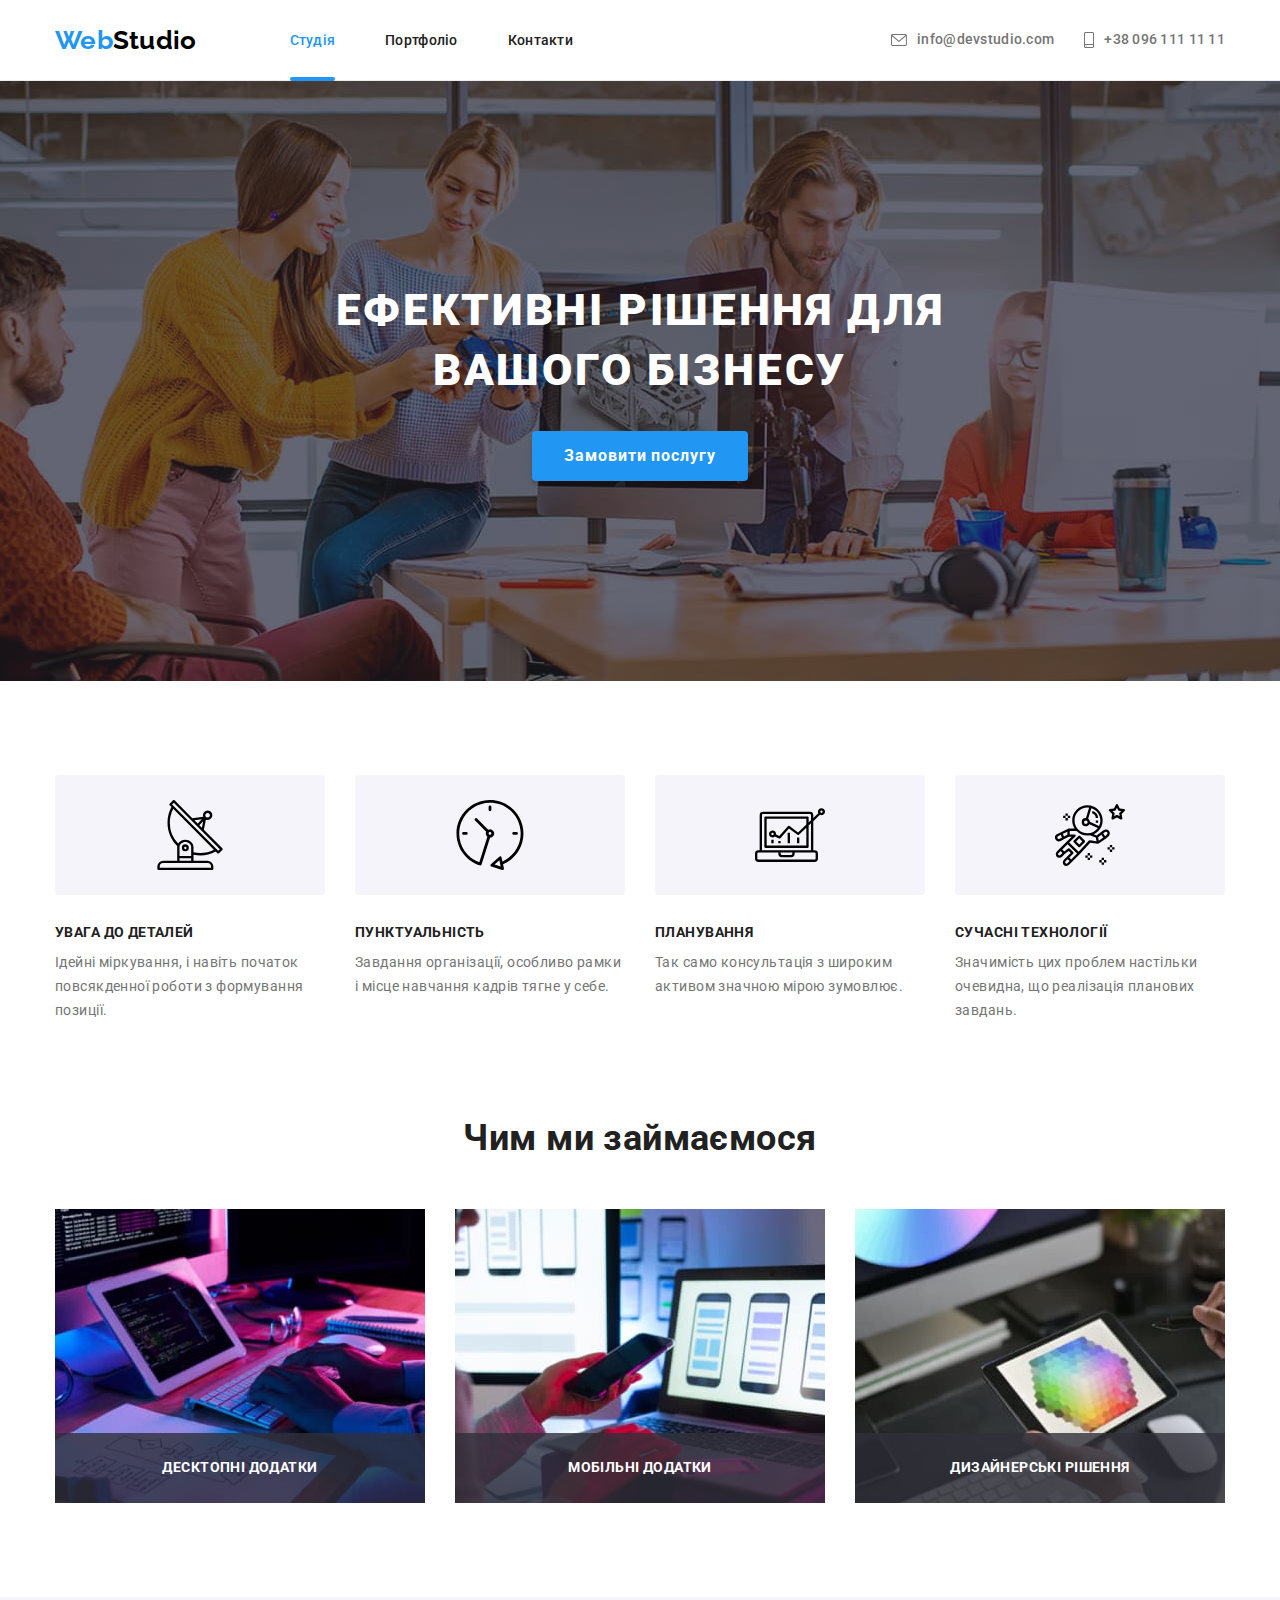
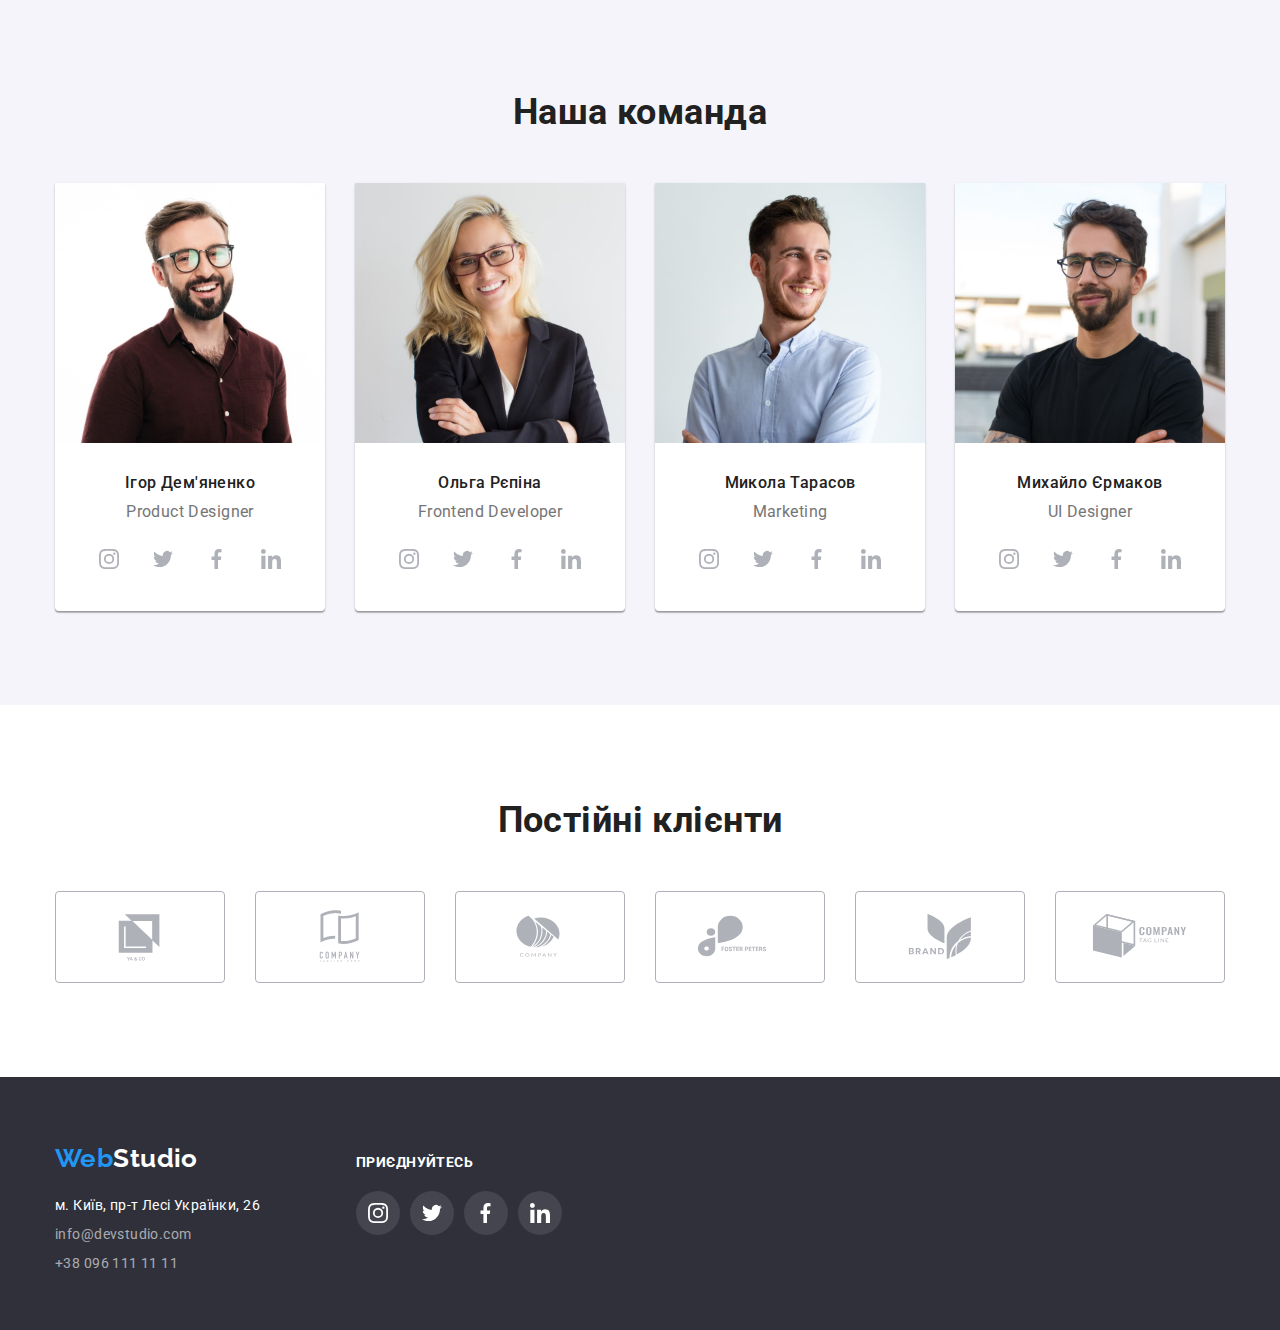
<file: index.html>
<!DOCTYPE html>
<html lang="uk">
  <head>
    <meta charset="UTF-8" />
    <meta http-equiv="X-UA-Compatible" content="IE=edge" />
    <meta name="viewport" content="width=device-width, initial-scale=1.0" />
    <title>WebStudio</title>
    <link rel="preconnect" href="https://fonts.googleapis.com" />
    <link rel="preconnect" href="https://fonts.gstatic.com" crossorigin />
    <link
      href="https://fonts.googleapis.com/css2?family=Raleway:wght@700&family=Roboto:wght@400;500;700;900&display=swap"
      rel="stylesheet"
    />
    <link
      rel="stylesheet"
      href="https://cdnjs.cloudflare.com/ajax/libs/modern-normalize/1.0.0/modern-normalize.min.css"
    />
    <link rel="stylesheet" href="./css/styles.css" />
  </head>
  <body>
    <header class="page-header">
      <div class="header-container container-main">
        <nav class="header-nav">
          <a lang="en" href="./index.html" class="header-logo logo link"
            >Web<span>Studio</span></a
          >
          <ul class="nav-list">
            <li>
              <a href="./index.html" class="nav-link link current">Студія</a>
            </li>
            <li>
              <a href="./portfolio.html" class="nav-link link">Портфоліо</a>
            </li>
            <li>
              <a href="" class="nav-link link">Контакти</a>
            </li>
          </ul>
        </nav>
        <ul class="contacts-list">
          <li>
            <a href="mailto:info@devstudio.com" class="header-contacts link">
              <svg class="contacts-icon" width="16" height="12">
                <use href="./images/icons.svg#icon-envelope"></use>
              </svg>
              info@devstudio.com
            </a>
          </li>
          <li>
            <a href="tel:+380961111111" class="header-contacts link">
              <svg class="contacts-icon" width="10" height="16">
                <use href="./images/icons.svg#icon-smartphone"></use>
              </svg>
              +38 096 111 11 11
            </a>
          </li>
        </ul>
      </div>
    </header>
    <main>
      <section class="hero">
        <h1 class="hero-title">Ефективні рішення для<br />вашого бізнесу</h1>
        <button type="button" class="primary-button btn" data-modal-open>
          Замовити послугу
        </button>
      </section>
      <section class="features section">
        <div class="features-container container-main">
          <h2 class="hidden">Наші переваги</h2>
          <ul class="features-list">
            <li>
              <div class="features-icons">
                <svg class="features-icons-item">
                  <use href="./images/icons.svg#icon-antenna"></use>
                </svg>
              </div>
              <h3 class="features-subtitle">УВАГА ДО ДЕТАЛЕЙ</h3>
              <p class="features-description">
                Ідейні міркування, і навіть початок повсякденної роботи з
                формування позиції.
              </p>
            </li>
            <li>
              <div class="features-icons">
                <svg class="features-icons-item">
                  <use href="./images/icons.svg#icon-clock"></use>
                </svg>
              </div>
              <h3 class="features-subtitle">ПУНКТУАЛЬНІСТЬ</h3>
              <p class="features-description">
                Завдання організації, особливо рамки і місце навчання кадрів
                тягне у себе.
              </p>
            </li>
            <li>
              <div class="features-icons">
                <svg class="features-icons-item">
                  <use href="./images/icons.svg#icon-diagram"></use>
                </svg>
              </div>
              <h3 class="features-subtitle">ПЛАНУВАННЯ</h3>
              <p class="features-description">
                Так само консультація з широким активом значною мірою зумовлює.
              </p>
            </li>
            <li>
              <div class="features-icons">
                <svg class="features-icons-item">
                  <use href="./images/icons.svg#icon-astronaut"></use>
                </svg>
              </div>
              <h3 class="features-subtitle">СУЧАСНІ ТЕХНОЛОГІЇ</h3>
              <p class="features-description">
                Значимість цих проблем настільки очевидна, що реалізація
                планових завдань.
              </p>
            </li>
          </ul>
        </div>
      </section>
      <section class="activities section">
        <div class="activities-container container-main">
          <h2 class="section-title">Чим ми займаємося</h2>
          <ul class="activities-list">
            <li>
              <img
                src="./images/activity-1.jpg"
                alt="Людина працює за комп'ютером"
                width="370"
                height="294"
              />
              <p class="activities-text">Десктопні додатки</p>
            </li>
            <li>
              <img
                src="./images/activity-2.jpg"
                alt="Людина за ноутбуком та з телефоном в руці"
                width="370"
                height="294"
              />
              <p class="activities-text">Мобільні додатки</p>
            </li>
            <li>
              <img
                src="./images/activity-3.jpg"
                alt="Людина з планшетом"
                width="370"
                height="294"
              />
              <p class="activities-text">Дизайнерські рішення</p>
            </li>
          </ul>
        </div>
      </section>
      <section class="team section">
        <div class="activities-container container-main">
          <h2 class="section-title">Наша команда</h2>
          <ul class="team-list">
            <li>
              <img
                src="./images/team-1.jpg"
                alt="Дизайнер в окулярах посміхається"
                width="270"
                height="260"
              />
              <h3 class="team-subtitle">Ігор Дем'яненко</h3>
              <p class="team-description" lang="en">Product Designer</p>

              <ul class="team-social-list">
                <li>
                  <a class="team-social-link link" href="">
                    <svg class="team-social-icon">
                      <use href="./images/icons.svg#icon-instagram"></use>
                    </svg>
                  </a>
                </li>

                <li>
                  <a class="team-social-link link" href="">
                    <svg class="team-social-icon">
                      <use href="./images/icons.svg#icon-twitter"></use>
                    </svg>
                  </a>
                </li>

                <li>
                  <a class="team-social-link link" href="">
                    <svg class="team-social-icon">
                      <use href="./images/icons.svg#icon-facebook"></use>
                    </svg>
                  </a>
                </li>

                <li>
                  <a class="team-social-link link" href="">
                    <svg class="team-social-icon">
                      <use href="./images/icons.svg#icon-linkedin"></use>
                    </svg>
                  </a>
                </li>
              </ul>
            </li>
            <li>
              <img
                src="./images/team-2.jpg"
                alt="Розробник в окулярах посміхається"
                width="270"
                height="260"
              />
              <h3 class="team-subtitle">Ольга Рєпіна</h3>
              <p class="team-description" lang="en">Frontend Developer</p>

              <ul class="team-social-list">
                <li>
                  <a class="team-social-link link" href="">
                    <svg class="team-social-icon">
                      <use href="./images/icons.svg#icon-instagram"></use>
                    </svg>
                  </a>
                </li>

                <li>
                  <a class="team-social-link link" href="">
                    <svg class="team-social-icon">
                      <use href="./images/icons.svg#icon-twitter"></use>
                    </svg>
                  </a>
                </li>

                <li>
                  <a class="team-social-link link" href="">
                    <svg class="team-social-icon">
                      <use href="./images/icons.svg#icon-facebook"></use>
                    </svg>
                  </a>
                </li>

                <li>
                  <a class="team-social-link link" href="">
                    <svg class="team-social-icon">
                      <use href="./images/icons.svg#icon-linkedin"></use>
                    </svg>
                  </a>
                </li>
              </ul>
            </li>
            <li>
              <img
                src="./images/team-3.jpg"
                alt="Маркетолог посміхається"
                width="270"
                height="260"
              />
              <h3 class="team-subtitle">Микола Тарасов</h3>
              <p class="team-description" lang="en">Marketing</p>

              <ul class="team-social-list">
                <li>
                  <a class="team-social-link link" href="">
                    <svg class="team-social-icon">
                      <use href="./images/icons.svg#icon-instagram"></use>
                    </svg>
                  </a>
                </li>

                <li>
                  <a class="team-social-link link" href="">
                    <svg class="team-social-icon">
                      <use href="./images/icons.svg#icon-twitter"></use>
                    </svg>
                  </a>
                </li>

                <li>
                  <a class="team-social-link link" href="">
                    <svg class="team-social-icon">
                      <use href="./images/icons.svg#icon-facebook"></use>
                    </svg>
                  </a>
                </li>

                <li>
                  <a class="team-social-link link" href="">
                    <svg class="team-social-icon">
                      <use href="./images/icons.svg#icon-linkedin"></use>
                    </svg>
                  </a>
                </li>
              </ul>
            </li>
            <li>
              <img
                src="./images/team-4.jpg"
                alt="Веб-дизайнер в окулярах"
                width="270"
                height="260"
              />
              <h3 class="team-subtitle">Михайло Єрмаков</h3>
              <p class="team-description" lang="en">UI Designer</p>

              <ul class="team-social-list">
                <li>
                  <a class="team-social-link link" href="">
                    <svg class="team-social-icon">
                      <use href="./images/icons.svg#icon-instagram"></use>
                    </svg>
                  </a>
                </li>

                <li>
                  <a class="team-social-link link" href="">
                    <svg class="team-social-icon">
                      <use href="./images/icons.svg#icon-twitter"></use>
                    </svg>
                  </a>
                </li>

                <li>
                  <a class="team-social-link link" href="">
                    <svg class="team-social-icon">
                      <use href="./images/icons.svg#icon-facebook"></use>
                    </svg>
                  </a>
                </li>

                <li>
                  <a class="team-social-link link" href="">
                    <svg class="team-social-icon">
                      <use href="./images/icons.svg#icon-linkedin"></use>
                    </svg>
                  </a>
                </li>
              </ul>
            </li>
          </ul>
        </div>
      </section>
      <section class="clients section">
        <div class="clients-container container-main">
          <h2 class="clients-title">Постійні клієнти</h2>
          <ul class="clients-list">
            <li>
              <a class="clients-link link" href="">
                <svg class="clients-icon">
                  <use href="./images/icons.svg#icon-company-1"></use>
                </svg>
              </a>
            </li>

            <li>
              <a class="clients-link link" href="">
                <svg class="clients-icon">
                  <use href="./images/icons.svg#icon-company-2"></use>
                </svg>
              </a>
            </li>

            <li>
              <a class="clients-link link" href="">
                <svg class="clients-icon">
                  <use href="./images/icons.svg#icon-company-3"></use>
                </svg>
              </a>
            </li>

            <li>
              <a class="clients-link link" href="">
                <svg class="clients-icon">
                  <use href="./images/icons.svg#icon-company-4"></use>
                </svg>
              </a>
            </li>

            <li>
              <a class="clients-link link" href="">
                <svg class="clients-icon">
                  <use href="./images/icons.svg#icon-company-5"></use>
                </svg>
              </a>
            </li>

            <li>
              <a class="clients-link link" href="">
                <svg class="clients-icon">
                  <use href="./images/icons.svg#icon-company-6"></use>
                </svg>
              </a>
            </li>
          </ul>
        </div>
      </section>
    </main>
    <footer class="page-footer">
      <div class="footer-container container-main">
        <div class="footer-data">
          <a lang="en" href="./index.html" class="footer-logo logo link"
            >Web<span>Studio</span></a
          >
          <address class="footer-address">
            <ul class="address-list">
              <li>
                <a
                  class="map-link link"
                  href="https://www.google.pl/maps/place/%D0%B1%D1%83%D0%BB.+%D0%9B%D0%B5%D1%81%D0%B8+%D0%A3%D0%BA%D1%80%D0%B0%D0%B8%D0%BD%D0%BA%D0%B8,+26,+%D0%9A%D0%B8%D0%B5%D0%B2,+%D0%A3%D0%BA%D1%80%D0%B0%D0%B8%D0%BD%D0%B0,+02000/@50.4265841,30.5361971,17z/data=!3m1!4b1!4m5!3m4!1s0x40d4cf0e033ecbe9:0x57a4dffefec77da0!8m2!3d50.4265807!4d30.5383859?hl=ru&authuser=0"
                  target="_blank"
                  rel="noopener noreferrer nofollow"
                  >м. Київ, пр-т Лесі Українки, 26</a
                >
              </li>
              <li>
                <a href="mailto:info@devstudio.com" class="contacts-link link"
                  >info@devstudio.com</a
                >
              </li>
              <li>
                <a href="tel:+380961111111" class="contacts-link link"
                  >+38 096 111 11 11</a
                >
              </li>
            </ul>
          </address>
        </div>
        <div class="footer-social">
          <p class="footer-social-text">Приєднуйтесь</p>
          <ul class="footer-social-list">
            <li>
              <a class="footer-social-link" href="">
                <svg class="footer-social-icon">
                  <use href="./images/icons.svg#icon-instagram"></use>
                </svg>
              </a>
            </li>

            <li>
              <a class="footer-social-link" href="">
                <svg class="footer-social-icon">
                  <use href="./images/icons.svg#icon-twitter"></use>
                </svg>
              </a>
            </li>

            <li>
              <a class="footer-social-link" href="">
                <svg class="footer-social-icon">
                  <use href="./images/icons.svg#icon-facebook"></use>
                </svg>
              </a>
            </li>

            <li>
              <a class="footer-social-link" href="">
                <svg class="footer-social-icon">
                  <use href="./images/icons.svg#icon-linkedin"></use>
                </svg>
              </a>
            </li>
          </ul>
        </div>
      </div>
    </footer>
    <div class="backdrop is-hidden" data-modal>
      <div class="modal">
        <button type="button" class="modal-close-btn" data-modal-close>
          <svg class="close-btn-icon" width="11" height="11">
            <use href="./images/icons.svg#icon-close"></use>
          </svg>
        </button>
      </div>
    </div>
    <script src="./js/modal.js"></script>
  </body>
</html>
</file>
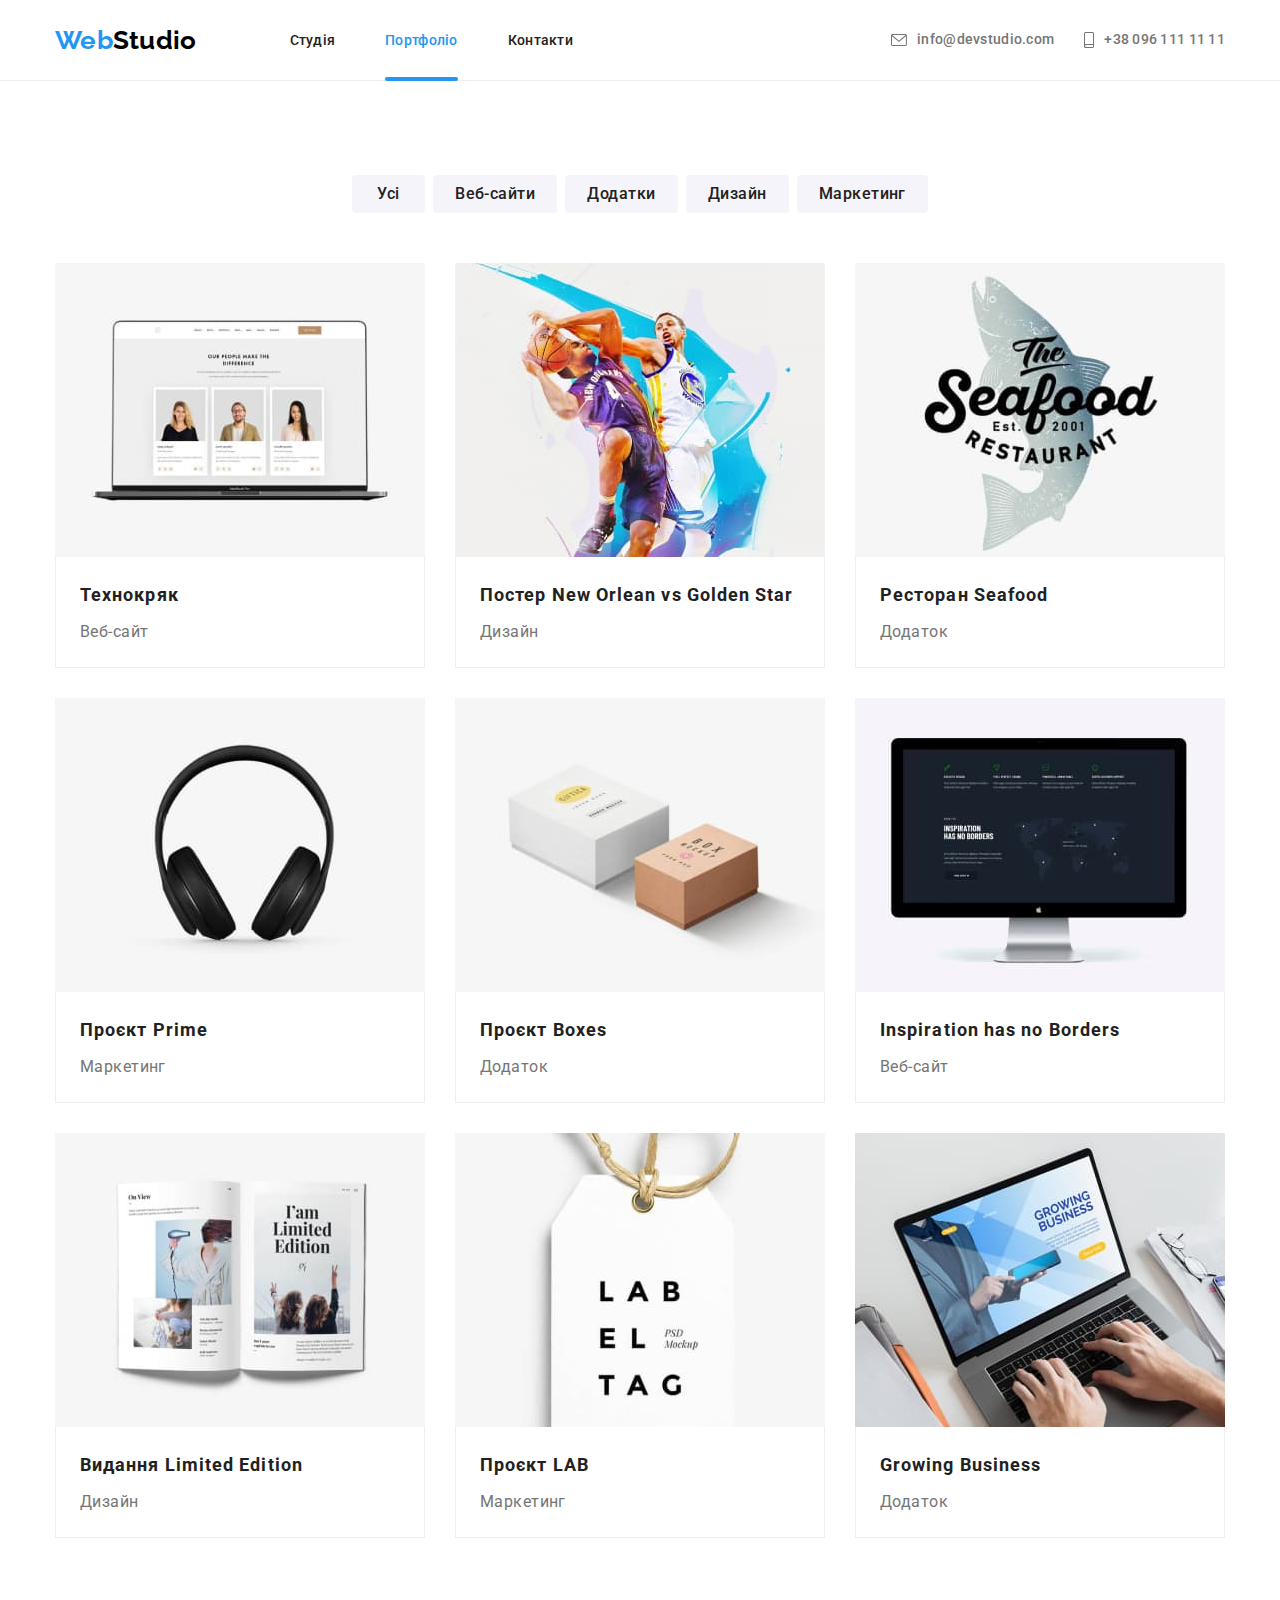
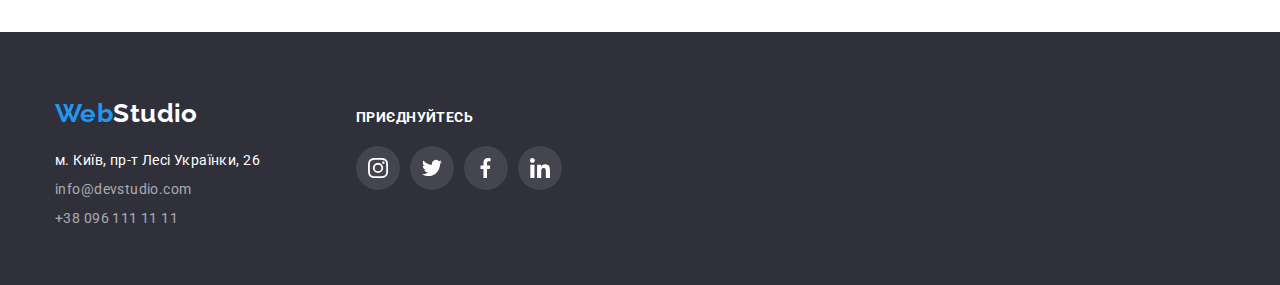
<file: portfolio.html>
<!DOCTYPE html>
<html lang="uk">
  <head>
    <meta charset="UTF-8" />
    <meta http-equiv="X-UA-Compatible" content="IE=edge" />
    <meta name="viewport" content="width=device-width, initial-scale=1.0" />
    <title>WebStudio</title>
    <link rel="preconnect" href="https://fonts.googleapis.com" />
    <link rel="preconnect" href="https://fonts.gstatic.com" crossorigin />
    <link
      href="https://fonts.googleapis.com/css2?family=Raleway:wght@700&family=Roboto:wght@400;500;700;900&display=swap"
      rel="stylesheet"
    />
    <link
      rel="stylesheet"
      href="https://cdnjs.cloudflare.com/ajax/libs/modern-normalize/1.0.0/modern-normalize.min.css"
    />
    <link rel="stylesheet" href="./css/styles.css" />
  </head>
  <body>
    <header class="page-header">
      <div class="header-container container-main">
        <nav class="header-nav">
          <a lang="en" href="./index.html" class="header-logo logo link"
            >Web<span>Studio</span></a
          >
          <ul class="nav-list">
            <li class="nav-list-item">
              <a href="./index.html" class="nav-link link">Студія</a>
            </li>
            <li class="nav-list-item">
              <a href="./portfolio.html" class="nav-link link current"
                >Портфоліо</a
              >
            </li>
            <li class="nav-list-item">
              <a href="" class="nav-link link">Контакти</a>
            </li>
          </ul>
        </nav>
        <ul class="contacts-list">
          <li>
            <a href="mailto:info@devstudio.com" class="header-contacts link">
              <svg class="contacts-icon" width="16" height="12">
                <use href="./images/icons.svg#icon-envelope"></use>
              </svg>
              info@devstudio.com
            </a>
          </li>
          <li>
            <a href="tel:+380961111111" class="header-contacts link">
              <svg class="contacts-icon" width="10" height="16">
                <use href="./images/icons.svg#icon-smartphone"></use>
              </svg>
              +38 096 111 11 11
            </a>
          </li>
        </ul>
      </div>
    </header>
    <main>
      <section class="portfolio section">
        <div class="portfolio-container container-main">
          <h1 class="hidden">Приклади робіт</h1>
          <ul class="portfolio-list-btn">
            <li>
              <button class="portfolio-btn btn" type="button">Усі</button>
            </li>
            <li>
              <button class="portfolio-btn btn" type="button">Веб-сайти</button>
            </li>
            <li>
              <button class="portfolio-btn btn" type="button">Додатки</button>
            </li>
            <li>
              <button class="portfolio-btn btn" type="button">Дизайн</button>
            </li>
            <li>
              <button class="portfolio-btn btn" type="button">Маркетинг</button>
            </li>
          </ul>
          <ul class="portfolio-list-projects">
            <li>
              <a href="" class="projects-link link">
                <div class="projects-img-overlay">
                  <img
                    src="./images/portfolio-1.jpg"
                    alt="Ноутбук с відкритим проєктом"
                    width="370"
                    height="294"
                  />
                  <div class="projects-overlay">
                    <p>
                      Ресурс пропонує комплексні пропозиції з різним рівнем
                      функціоналу та сервісів. Все це дозволить відвідувачу
                      отримати вичерпні відомості про компанію чи приватну
                      особу.
                    </p>
                  </div>
                </div>
                <div class="projects-title-description">
                  <h2 class="projects-title">Технокряк</h2>
                  <p class="projects-description">Веб-сайт</p>
                </div>
              </a>
            </li>
            <li>
              <a href="" class="projects-link link">
                <div class="projects-img-overlay">
                  <img
                    src="./images/portfolio-2.jpg"
                    alt="Два баскетболісти з м'ячем"
                    width="370"
                    height="294"
                  />
                  <div class="projects-overlay">
                    <p>
                      Ресурс пропонує комплексні пропозиції з різним рівнем
                      функціоналу та сервісів. Все це дозволить відвідувачу
                      отримати вичерпні відомості про компанію чи приватну
                      особу.
                    </p>
                  </div>
                </div>
                <div class="projects-title-description">
                  <h2 lang="en" class="projects-title">
                    Постер New Orlean vs Golden Star
                  </h2>
                  <p class="projects-description">Дизайн</p>
                </div>
              </a>
            </li>
            <li>
              <a href="" class="projects-link link">
                <div class="projects-img-overlay">
                  <img
                    src="./images/portfolio-3.jpg"
                    alt="Логотип Ресторану Seafood"
                    width="370"
                    height="294"
                  />
                  <div class="projects-overlay">
                    <p>
                      Ресурс пропонує комплексні пропозиції з різним рівнем
                      функціоналу та сервісів. Все це дозволить відвідувачу
                      отримати вичерпні відомості про компанію чи приватну
                      особу.
                    </p>
                  </div>
                </div>
                <div class="projects-title-description">
                  <h2 class="projects-title">Ресторан Seafood</h2>
                  <p class="projects-description">Додаток</p>
                </div>
              </a>
            </li>
            <li>
              <a href="" class="projects-link link">
                <div class="projects-img-overlay">
                  <img
                    src="./images/portfolio-4.jpg"
                    alt="Навушники"
                    width="370"
                    height="294"
                  />
                  <div class="projects-overlay">
                    <p>
                      Ресурс пропонує комплексні пропозиції з різним рівнем
                      функціоналу та сервісів. Все це дозволить відвідувачу
                      отримати вичерпні відомості про компанію чи приватну
                      особу.
                    </p>
                  </div>
                </div>
                <div class="projects-title-description">
                  <h2 class="projects-title">Проєкт Prime</h2>
                  <p class="projects-description">Маркетинг</p>
                </div>
              </a>
            </li>
            <li>
              <a href="" class="projects-link link">
                <div class="projects-img-overlay">
                  <img
                    src="./images/portfolio-5.jpg"
                    alt="2 бокси"
                    width="370"
                    height="294"
                  />
                  <div class="projects-overlay">
                    <p>
                      Ресурс пропонує комплексні пропозиції з різним рівнем
                      функціоналу та сервісів. Все це дозволить відвідувачу
                      отримати вичерпні відомості про компанію чи приватну
                      особу.
                    </p>
                  </div>
                </div>
                <div class="projects-title-description">
                  <h2 class="projects-title">Проєкт Boxes</h2>
                  <p class="projects-description">Додаток</p>
                </div>
              </a>
            </li>
            <li>
              <a href="" class="projects-link link">
                <div class="projects-img-overlay">
                  <img
                    src="./images/portfolio-6.jpg"
                    alt="Комп'ютер"
                    width="370"
                    height="294"
                  />
                  <div class="projects-overlay">
                    <p>
                      Ресурс пропонує комплексні пропозиції з різним рівнем
                      функціоналу та сервісів. Все це дозволить відвідувачу
                      отримати вичерпні відомості про компанію чи приватну
                      особу.
                    </p>
                  </div>
                </div>
                <div class="projects-title-description">
                  <h2 class="projects-title" lang="en">
                    Inspiration has no Borders
                  </h2>
                  <p class="projects-description">Веб-сайт</p>
                </div>
              </a>
            </li>
            <li>
              <a href="" class="projects-link link">
                <div class="projects-img-overlay">
                  <img
                    src="./images/portfolio-7.jpg"
                    alt="Відкрита книга"
                    width="370"
                    height="294"
                  />
                  <div class="projects-overlay">
                    <p>
                      Ресурс пропонує комплексні пропозиції з різним рівнем
                      функціоналу та сервісів. Все це дозволить відвідувачу
                      отримати вичерпні відомості про компанію чи приватну
                      особу.
                    </p>
                  </div>
                </div>
                <div class="projects-title-description">
                  <h2 class="projects-title">Видання Limited Edition</h2>
                  <p class="projects-description">Дизайн</p>
                </div>
              </a>
            </li>
            <li>
              <a href="" class="projects-link link">
                <div class="projects-img-overlay">
                  <img
                    src="./images/portfolio-8.jpg"
                    alt="Підвіска з надписом 'LABEL TAG'"
                    width="370"
                    height="294"
                  />
                  <div class="projects-overlay">
                    <p>
                      Ресурс пропонує комплексні пропозиції з різним рівнем
                      функціоналу та сервісів. Все це дозволить відвідувачу
                      отримати вичерпні відомості про компанію чи приватну
                      особу.
                    </p>
                  </div>
                </div>
                <div class="projects-title-description">
                  <h2 class="projects-title">Проєкт LAB</h2>
                  <p class="projects-description">Маркетинг</p>
                </div>
              </a>
            </li>
            <li>
              <a href="" class="projects-link link">
                <div class="projects-img-overlay">
                  <img
                    src="./images/portfolio-9.jpg"
                    alt="Людина працює за ноутбуком"
                    width="370"
                    height="294"
                  />
                  <div class="projects-overlay">
                    <p>
                      Ресурс пропонує комплексні пропозиції з різним рівнем
                      функціоналу та сервісів. Все це дозволить відвідувачу
                      отримати вичерпні відомості про компанію чи приватну
                      особу.
                    </p>
                  </div>
                </div>
                <div class="projects-title-description">
                  <h2 class="projects-title" lang="en">Growing Business</h2>
                  <p class="projects-description">Додаток</p>
                </div>
              </a>
            </li>
          </ul>
        </div>
      </section>
    </main>
    <footer class="page-footer">
      <div class="footer-container container-main">
        <div class="footer-data">
          <a lang="en" href="./index.html" class="footer-logo logo link"
            >Web<span>Studio</span></a
          >
          <address class="footer-address">
            <ul class="address-list">
              <li>
                <a
                  class="map-link link"
                  href="https://www.google.pl/maps/place/%D0%B1%D1%83%D0%BB.+%D0%9B%D0%B5%D1%81%D0%B8+%D0%A3%D0%BA%D1%80%D0%B0%D0%B8%D0%BD%D0%BA%D0%B8,+26,+%D0%9A%D0%B8%D0%B5%D0%B2,+%D0%A3%D0%BA%D1%80%D0%B0%D0%B8%D0%BD%D0%B0,+02000/@50.4265841,30.5361971,17z/data=!3m1!4b1!4m5!3m4!1s0x40d4cf0e033ecbe9:0x57a4dffefec77da0!8m2!3d50.4265807!4d30.5383859?hl=ru&authuser=0"
                  target="_blank"
                  rel="noopener noreferrer nofollow"
                  >м. Київ, пр-т Лесі Українки, 26</a
                >
              </li>
              <li>
                <a href="mailto:info@devstudio.com" class="contacts-link link"
                  >info@devstudio.com</a
                >
              </li>
              <li>
                <a href="tel:+380961111111" class="contacts-link link"
                  >+38 096 111 11 11</a
                >
              </li>
            </ul>
          </address>
        </div>
        <div class="footer-social">
          <p class="footer-social-text">Приєднуйтесь</p>
          <ul class="footer-social-list">
            <li>
              <a class="footer-social-link" href="">
                <svg class="footer-social-icon">
                  <use href="./images/icons.svg#icon-instagram"></use>
                </svg>
              </a>
            </li>

            <li>
              <a class="footer-social-link" href="">
                <svg class="footer-social-icon">
                  <use href="./images/icons.svg#icon-twitter"></use>
                </svg>
              </a>
            </li>

            <li>
              <a class="footer-social-link" href="">
                <svg class="footer-social-icon">
                  <use href="./images/icons.svg#icon-facebook"></use>
                </svg>
              </a>
            </li>

            <li>
              <a class="footer-social-link" href="">
                <svg class="footer-social-icon">
                  <use href="./images/icons.svg#icon-linkedin"></use>
                </svg>
              </a>
            </li>
          </ul>
        </div>
      </div>
    </footer>
  </body>
</html>
</file>
<file: css/styles.css>
:root {
  --background-color-secondary: #f5f4fa;
  --background-color-dark: #2f303a;
  --color-white-primary: #ffffff;
  --color-text-primary: #757575;
  --color-text-secondary: #212121;
  --color-accent: #2196f3;
  --color-logo-text: #000000;
  --color-icons: #afb1b8;
  --footer-secondary-color: rgba(255, 255, 255, 0.6);
}

body {
  font-family: "Roboto", sans-serif;
  font-style: normal;
  font-weight: 400;
  font-size: 14px;
  letter-spacing: 0.03em;
  color: var(--color-text-primary);
  background-color: var(--color-white-primary);
}

ul,
p,
h1,
h2,
h3,
h4 {
  margin: 0;
  padding: 0;
  list-style: none;
}

.link {
  text-decoration: none;
  color: var(--color-text-primary);
}

.btn {
  border: none;
  font-family: inherit;
  cursor: pointer;
}

.hidden {
  position: absolute;
  top: -9999px;
  visibility: hidden;
}

.page-header {
  font-weight: 500;
  letter-spacing: 0.02em;
  border-bottom: 1px solid #ececec;
}

.logo {
  font-size: 26px;
  font-family: "Raleway", sans-serif;
  color: var(--color-accent);
  line-height: 1.19;
  font-weight: 700;
}

.header-logo > span {
  color: var(--color-logo-text);
}

.container-main {
  width: 1200px;
  margin: 0 auto;
  padding: 0 15px;
}

.header-container {
  display: flex;
  gap: 318px;
  align-items: center;
  justify-content: space-between;
}

.header-nav {
  display: flex;
  gap: 93px;
  align-items: center;
}

.nav-list {
  display: flex;
  align-items: center;
  gap: 50px;
}

.nav-link {
  position: relative;
  color: var(--color-text-secondary);
  display: block;
  padding: 32px 0;
  transition: color 250ms cubic-bezier(0.4, 0, 0.2, 1);
}

.nav-link.current::after {
  position: absolute;
  bottom: -1px;
  left: 0;
  content: "";
  width: 100%;
  min-height: 4px;
  border-radius: 2px;
  background-color: var(--color-accent);
}

.header-contacts {
  display: flex;
  align-items: center;
  line-height: 1.14;
  padding: 32px 0;
  transition: color 250ms cubic-bezier(0.4, 0, 0.2, 1);
}

.nav-link:hover,
.nav-link:focus,
.header-contacts:hover,
.header-contacts:focus,
.current {
  color: var(--color-accent);
}

.contacts-list {
  display: flex;
  align-items: center;
  gap: 30px;
}

.contacts-icon {
  margin-right: 10px;
  fill: currentColor;
}

.hero {
  max-width: 1600px;
  min-height: 600px;
  padding: 200px 0;
  margin: 0 auto;
  text-align: center;
  background-image: linear-gradient(
      to right,
      rgba(47, 48, 58, 0.4),
      rgba(47, 48, 58, 0.4)
    ),
    url(../images/hero.jpg);
  background-color: var(--background-color-dark);
  background-repeat: no-repeat;
  background-position: center;
  background-size: cover;
  color: var(--color-white-primary);
}

.hero-title {
  margin-bottom: 30px;
  font-weight: 900;
  font-size: 44px;
  line-height: 136%;
  letter-spacing: 0.06em;
  text-transform: uppercase;
}

.primary-button {
  background-color: var(--color-accent);
  min-width: 216px;
  padding: 10px 32px;
  text-align: center;
  box-shadow: 0px 4px 4px rgba(0, 0, 0, 0.15);
  border-radius: 4px;
  color: var(--color-white-primary);
  font-weight: 700;
  font-size: 16px;
  line-height: 188%;
  letter-spacing: 0.06em;
  transition: color 250ms cubic-bezier(0.4, 0, 0.2, 1);
}

.primary-button:hover,
.primary-button:focus {
  background-color: var(--color-white-primary);
  color: var(--color-accent);
}

.section {
  padding: 94px 0;
  margin: 0 auto;
  max-width: 1600px;
}

.features-container {
  display: flex;
  text-align: left;
}

.features-list {
  display: flex;
  gap: 30px;
}

.features-list > li {
  width: 270px;
}

.features-icons {
  min-width: 270px;
  min-height: 120px;
  display: flex;
  align-items: center;
  justify-content: center;
  margin-bottom: 30px;
  background-color: var(--background-color-secondary);
  border-radius: 4px;
}

.features-icons-item {
  width: 70px;
  height: 70px;
}

.features-subtitle {
  color: var(--color-text-secondary);
  font-weight: 700;
  font-size: inherit;
  line-height: 1.14;
}

.features-description {
  margin-top: 10px;
  line-height: 171%;
}

.section-title {
  text-align: center;
  margin-bottom: 50px;
  font-weight: 700;
  font-size: 36px;
  line-height: 1.17;
  color: var(--color-text-secondary);
}

.activities {
  padding-top: 0;
}

.activities-list {
  display: flex;
  gap: 30px;
}

.activities-list > li {
  position: relative;
}

.activities-list > li > img,
.team-list > li > img {
  display: block;
}

.activities-text {
  position: absolute;
  bottom: 0;
  left: 0;
  width: 100%;
  min-height: 70px;

  display: flex;
  align-items: center;
  justify-content: center;
  font-weight: 700;
  line-height: 1.14;
  text-transform: uppercase;
  color: var(--color-white-primary);
  background-color: rgba(47, 48, 58, 0.8);
}

.team {
  padding: 94px 0;
  background-color: var(--background-color-secondary);
}

.team-list {
  display: flex;
  gap: 30px;
  text-align: center;
}

.team-list > li {
  background-color: var(--color-white-primary);
  box-shadow: 0px 1px 3px rgba(0, 0, 0, 0.12), 
    0px 1px 1px rgba(0, 0, 0, 0.14),
    0px 2px 1px rgba(0, 0, 0, 0.2);
  border-radius: 0px 0px 4px 4px;
}

.team-subtitle {
  margin-bottom: 10px;
  margin-top: 30px;
  font-weight: 500;
  font-size: 16px;
  line-height: 1.19;
  color: var(--color-text-secondary);
}

.team-description {
  font-size: 16px;
  line-height: 1.19;
  margin-bottom: 16px;
}

.team-social-list {
  display: flex;
  gap: 10px;
  justify-content: center;
  padding: 0 32px;
  margin-bottom: 30px;
}

.team-social-list > li {
  width: 44px;
  height: 44px;
  border-radius: 50%;
  overflow: hidden;
}

.team-social-link {
  width: 100%;
  height: 100%;
  display: flex;
  justify-content: center;
  align-items: center;
  color: var(--color-icons);
  transition: color 250ms cubic-bezier(0.4, 0, 0.2, 1),
    background-color 250ms cubic-bezier(0.4, 0, 0.2, 1);
}

.team-social-link:hover,
.team-social-link:focus {
  color: var(--color-white-primary);
  background-color: var(--color-accent);
}

.team-social-icon {
  width: 20px;
  height: 20px;
  fill: currentColor;
}

.clients-title {
  text-align: center;
  color: var(--color-text-secondary);
  font-weight: 700;
  font-size: 36px;
  line-height: 1.167;
  margin-bottom: 50px;
}

.clients-list {
  display: flex;
  gap: 30px;
}

.clients-list > li {
  width: 170px;
  height: 92px;
}

.clients-link {
  width: 100%;
  height: 100%;
  display: flex;
  justify-content: center;
  align-items: center;
  border: 1px solid var(--color-icons);
  border-radius: 4px;
  color: var(--color-icons);
  transition: color 250ms cubic-bezier(0.4, 0, 0.2, 1),
    border 250ms cubic-bezier(0.4, 0, 0.2, 1);
}

.clients-link:hover,
.clients-link:focus {
  color: var(--color-accent);
  border: 1px solid var(--color-accent);
}

.clients-icon {
  width: 106px;
  height: 60px;
  fill: currentColor;
}

.portfolio-list-btn {
  display: flex;
  justify-content: center;
  gap: 8px;
  margin-bottom: 50px;
}

.portfolio-btn {
  background-color: var(--background-color-secondary);
  min-width: 73px;
  padding: 6px 22px;
  border-radius: 4px;
  color: var(--color-text-secondary);
  font-weight: 500;
  font-size: 16px;
  line-height: 162%;
  letter-spacing: 0.03em;
  transition: background-color 250ms cubic-bezier(0.4, 0, 0.2, 1),
    box-shadow 250ms cubic-bezier(0.4, 0, 0.2, 1),
    color 250ms cubic-bezier(0.4, 0, 0.2, 1);
}

.portfolio-btn:hover,
.portfolio-btn:focus {
  background-color: var(--color-accent);
  box-shadow: 0px 3px 1px rgba(0, 0, 0, 0.1), 
    0px 1px 2px rgba(0, 0, 0, 0.08),
    0px 2px 2px rgba(0, 0, 0, 0.12);
  color: var(--color-white-primary);
}

.portfolio-list-projects {
  display: flex;
  gap: 30px;
  flex-wrap: wrap;
}

.projects-link {
  display: block;
  transition: box-shadow 250ms cubic-bezier(0.4, 0, 0.2, 1);
}

.projects-link:hover,
.projects-link:focus {
  box-shadow: 0px 1px 1px rgba(0, 0, 0, 0.12), 
    0px 4px 4px rgba(0, 0, 0, 0.06),
    1px 4px 6px rgba(0, 0, 0, 0.16);
}

.projects-img-overlay {
  position: relative;
  overflow: hidden;
}

.projects-img-overlay > img {
  display: block;
}

.projects-overlay {
  position: absolute;
  top: 0;
  left: 0;
  width: 100%;
  height: 100%;
  padding: 63px 24px;
  color: var(--color-white-primary);
  background-color: rgba(33, 150, 243, 0.9);
  font-size: 18px;
  line-height: 156%;
  transform: translateY(100%);
  transition: transform 250ms cubic-bezier(0.4, 0, 0.2, 1);
}

.projects-link:hover .projects-overlay,
.projects-link:focus .projects-overlay {
  transform: translateY(0);
}

.projects-title-description {
  padding: 20px 24px;
  border: 1px solid #eeeeee;
  border-top: none;
}

.projects-title {
  margin-bottom: 4px;
  font-weight: 700;
  font-size: 18px;
  line-height: 2;
  letter-spacing: 0.06em;
  color: var(--color-text-secondary);
}

.projects-description {
  font-size: 16px;
  line-height: 188%;
}

.page-footer {
  padding: 66px 0 54px 0;
  background-color: var(--background-color-dark);
}

.footer-container {
  display: flex;
  align-items: baseline;
  gap: 70px;
}

.footer-data {
  min-width: 231px;
}

.footer-logo > span {
  color: var(--color-white-primary);
}

.footer-address {
  margin-top: 20px;
}

.address-list {
  display: flex;
  flex-direction: column;
  gap: 5px;
}

.map-link {
  color: var(--color-white-primary);
  line-height: 171%;
  font-style: normal;
  transition: color 250ms cubic-bezier(0.4, 0, 0.2, 1);
}

.contacts-link {
  color: var(--footer-secondary-color);
  line-height: 171%;
  font-style: normal;
  transition: color 250ms cubic-bezier(0.4, 0, 0.2, 1);
}

.contacts-link:hover,
.contacts-link:focus,
.map-link:hover,
.map-link:focus {
  color: var(--color-accent);
}

.footer-social-text {
  margin-bottom: 20px;
  font-weight: 700;
  font-size: 14px;
  line-height: 1.14;
  text-transform: uppercase;
  color: var(--color-white-primary);
}

.footer-social-list {
  display: flex;
  gap: 10px;
}

.footer-social-list > li {
  width: 44px;
  height: 44px;
  border-radius: 50%;
  overflow: hidden;
}

.footer-social-link {
  width: 100%;
  height: 100%;
  display: flex;
  justify-content: center;
  align-items: center;
  color: var(--color-white-primary);
  background-color: rgba(255, 255, 255, 0.1);
  transition: background-color 250ms cubic-bezier(0.4, 0, 0.2, 1);
}

.footer-social-link:hover,
.footer-social-link:focus {
  background-color: var(--color-accent);
}

.footer-social-icon {
  width: 20px;
  height: 20px;
  fill: currentColor;
}

.backdrop.is-hidden {
  opacity: 0;
  visibility: hidden;
  pointer-events: none;
}

.backdrop {
  position: fixed;
  top: 0;
  left: 0;
  width: 100vw;
  height: 100vh;
  opacity: 1;
  visibility: visible;
  pointer-events: all;
  background-color: rgba(0, 0, 0, 0.2);
  transition: opacity 250ms cubic-bezier(0.4, 0, 0.2, 1),
    visibility 250ms cubic-bezier(0.4, 0, 0.2, 1);
}

.backdrop.is-hidden .modal {
  transform: translate(-50%, -50%) scale(0.9);
}

.modal {
  position: absolute;
  top: 50%;
  left: 50%;
  width: 528px;
  min-height: 581px;
  background-color: var(--color-white-primary);
  box-shadow: 0px 1px 3px rgba(0, 0, 0, 0.12), 
    0px 1px 1px rgba(0, 0, 0, 0.14),
    0px 2px 1px rgba(0, 0, 0, 0.2);
  border-radius: 4px;
  transform: translate(-50%, -50%) scale(1);
  transition: transform 250ms cubic-bezier(0.4, 0, 0.2, 1);
}

.modal-close-btn {
  position: absolute;
  top: 8px;
  right: 8px;
  display: flex;
  align-items: center;
  justify-content: center;
  width: 30px;
  height: 30px;
  border-radius: 50%;
  border: 1px solid rgba(0, 0, 0, 0.1);
  background-color: var(--color-white-primary);
  cursor: pointer;
}
</file>
